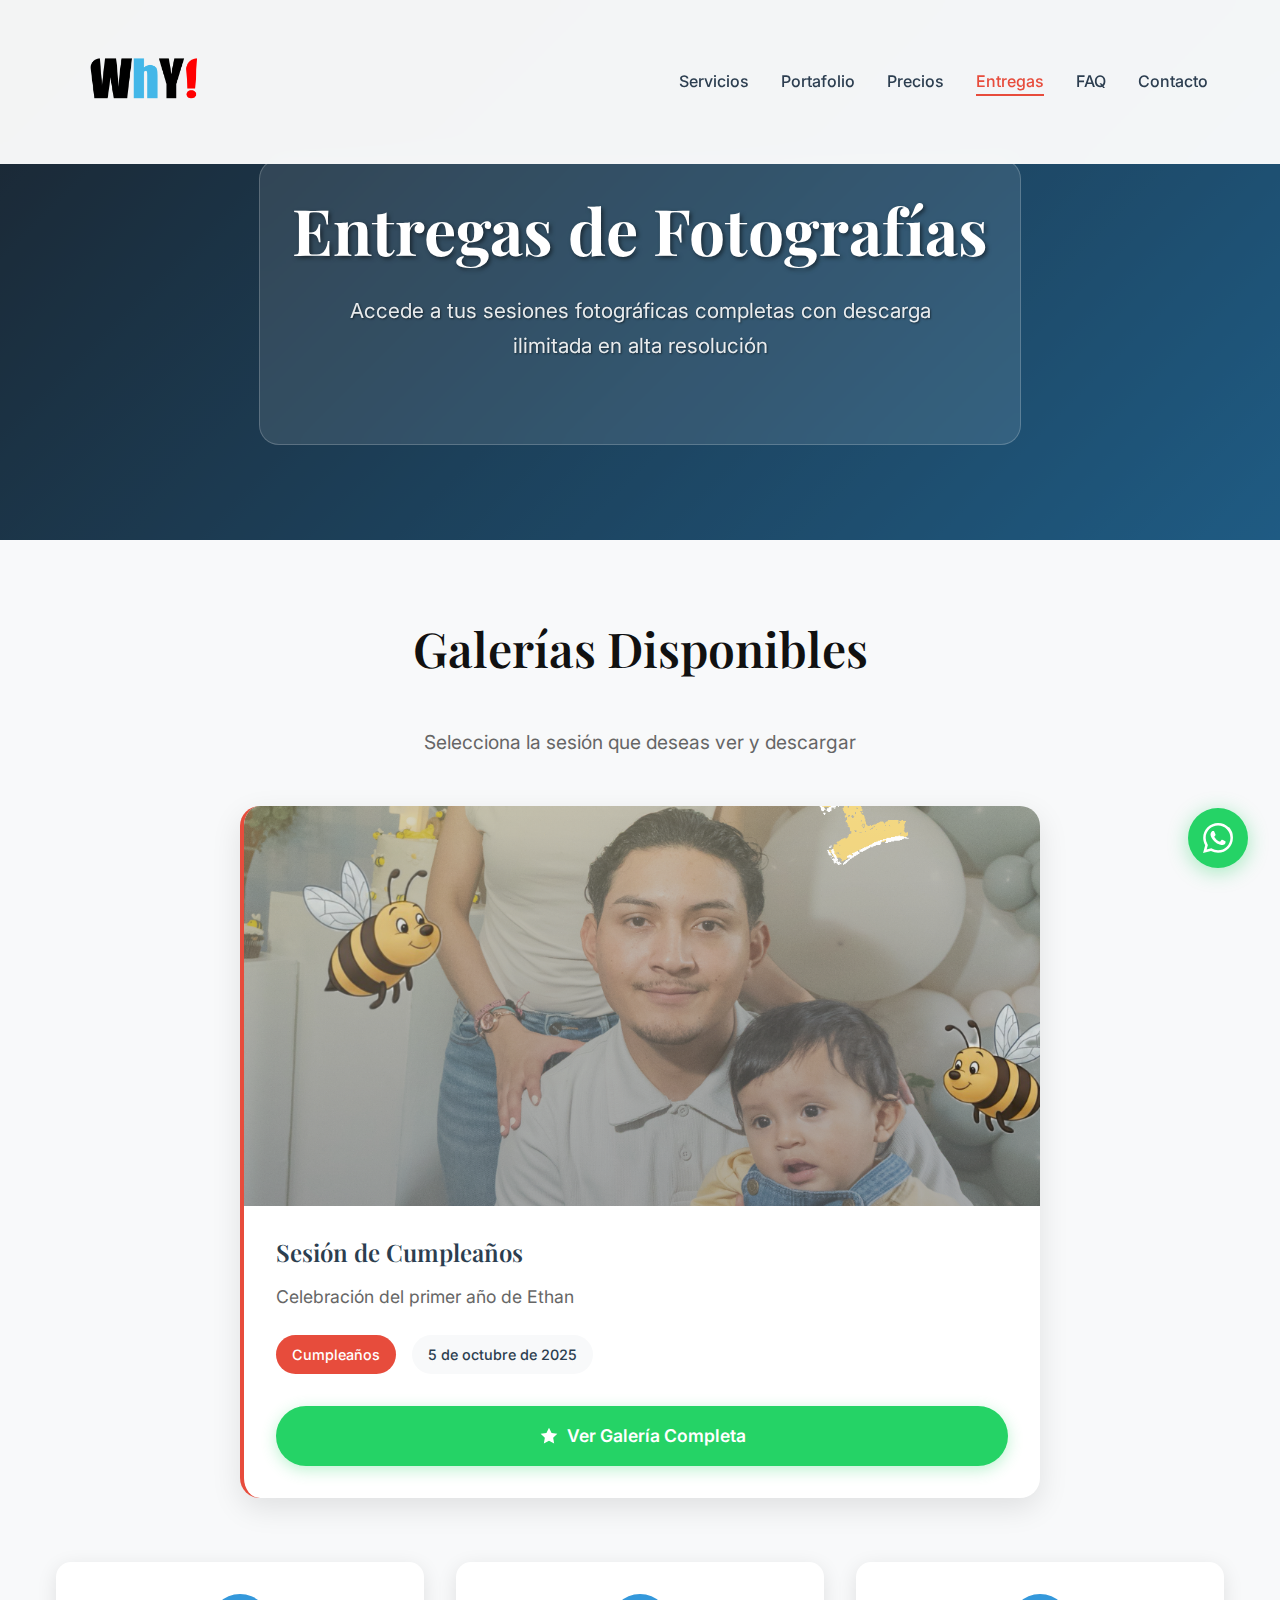
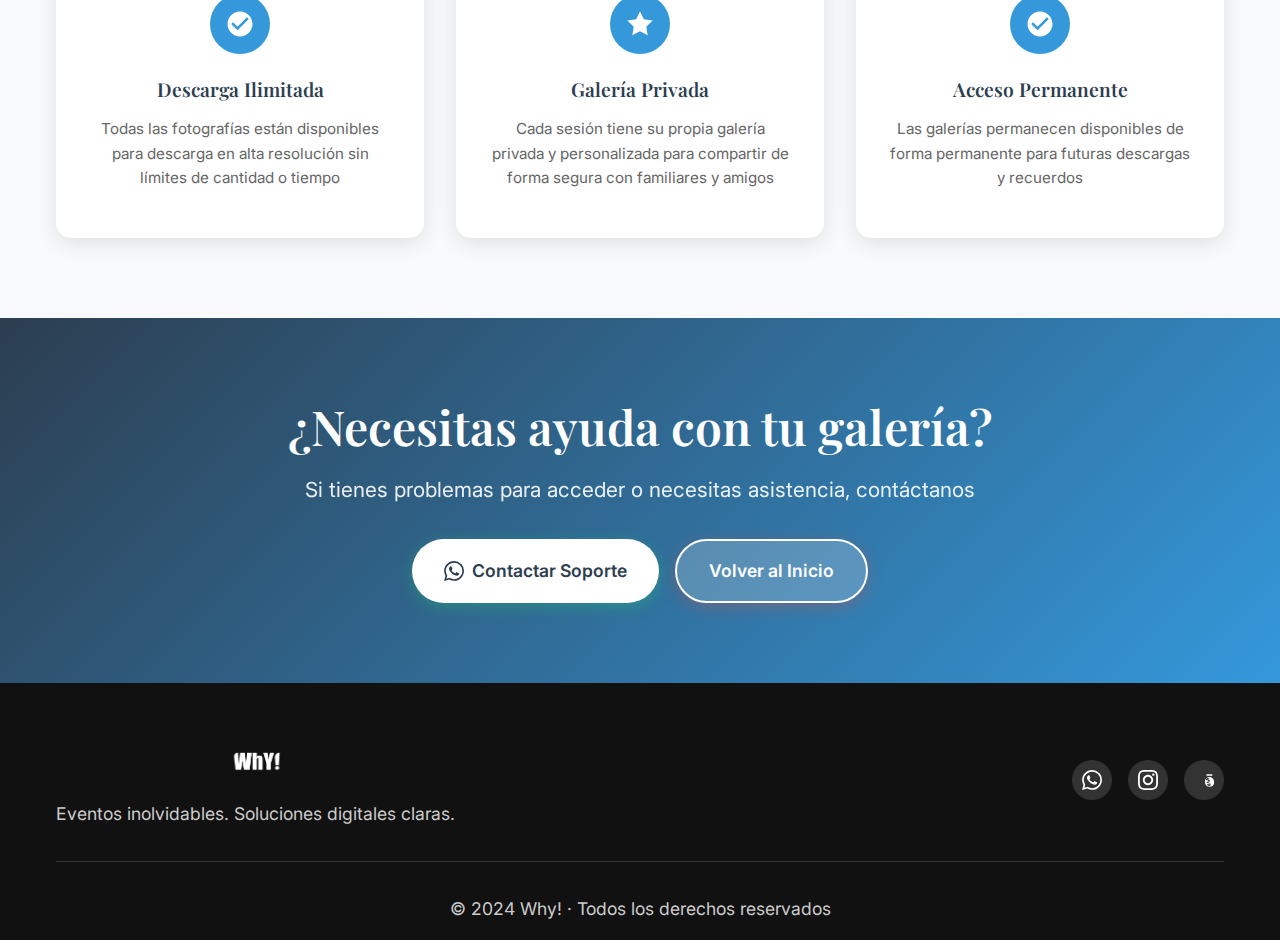
<file: entregas.html>
<!DOCTYPE html>
<html lang="es">
<head>
    <meta charset="UTF-8">
    <meta name="viewport" content="width=device-width, initial-scale=1.0">
    <title>Entregas de Fotografías - Why! · Eventos & Servicios Digitales</title>
    <meta name="description" content="Accede a tus sesiones fotográficas completas. Galerías privadas con descarga ilimitada de alta resolución.">
    
    <!-- Open Graph / Facebook -->
    <meta property="og:type" content="website">
    <meta property="og:url" content="https://whymedia.github.io/entregas.html">
    <meta property="og:title" content="Entregas de Fotografías - Why! · Eventos & Servicios Digitales">
    <meta property="og:description" content="Accede a tus sesiones fotográficas completas. Galerías privadas con descarga ilimitada de alta resolución.">
    <meta property="og:image" content="https://whymedia.github.io/assets/og-image.jpg">
    
    <!-- Twitter -->
    <meta property="twitter:card" content="summary_large_image">
    <meta property="twitter:url" content="https://whymedia.github.io/entregas.html">
    <meta property="twitter:title" content="Entregas de Fotografías - Why! · Eventos & Servicios Digitales">
    <meta property="twitter:description" content="Accede a tus sesiones fotográficas completas. Galerías privadas con descarga ilimitada de alta resolución.">
    <meta property="twitter:image" content="https://whymedia.github.io/assets/og-image.jpg">
    
    <!-- Favicon -->
    <link rel="icon" type="image/png" href="assets/favicon.png">
    <link rel="shortcut icon" href="assets/favicon.png">
    
    <!-- Fonts -->
    <link rel="preconnect" href="https://fonts.googleapis.com">
    <link rel="preconnect" href="https://fonts.gstatic.com" crossorigin>
    <link href="https://fonts.googleapis.com/css2?family=Inter:wght@300;400;500;600;700&family=Playfair+Display:wght@400;500;600;700&display=swap" rel="stylesheet">
    
    <!-- Styles -->
    <link rel="stylesheet" href="styles.css">
    
    <!-- JSON-LD -->
    <script type="application/ld+json">
    {
        "@context": "https://schema.org",
        "@type": "WebPage",
        "name": "Entregas de Fotografías - Why!",
        "description": "Accede a tus sesiones fotográficas completas. Galerías privadas con descarga ilimitada de alta resolución.",
        "url": "https://whymedia.github.io/entregas.html",
        "mainEntity": {
            "@type": "LocalBusiness",
            "name": "Why!",
            "description": "Cobertura de eventos sociales y servicios digitales",
            "telephone": "+50254113908",
            "url": "https://whymedia.github.io",
            "sameAs": [
                "https://www.instagram.com/whycommunity_/",
                "https://www.behance.net/WhyMediaGuatemala"
            ]
        }
    }
    </script>
    
    <style>
        /* Estilos específicos para la página de entregas */
        .entregas-hero {
            background: linear-gradient(135deg, var(--primary-color) 0%, var(--secondary-color) 100%);
            min-height: 60vh;
            padding: 8rem 0 4rem;
        }

        .entregas-hero .hero-content {
            background: rgba(255, 255, 255, 0.1);
            backdrop-filter: blur(10px);
            border: 1px solid rgba(255, 255, 255, 0.2);
        }

        .entregas {
            background: var(--light-bg);
        }

        .entregas-subtitle {
            text-align: center;
            color: #666;
            margin-bottom: 3rem;
            font-size: 1.2rem;
        }

        .entregas-grid {
            display: grid;
            grid-template-columns: repeat(auto-fit, minmax(500px, 1fr));
            gap: 3rem;
            margin-bottom: 4rem;
            max-width: 800px;
            margin-left: auto;
            margin-right: auto;
        }

        .entrega-card {
            background: white;
            border-radius: 20px;
            overflow: hidden;
            box-shadow: 0 10px 30px rgba(0, 0, 0, 0.1);
            transition: all 0.3s ease;
            border-left: 4px solid var(--accent-color);
        }

        .entrega-card:hover {
            transform: translateY(-10px);
            box-shadow: 0 20px 40px rgba(0, 0, 0, 0.15);
        }

        .entrega-image {
            position: relative;
            height: 400px;
            overflow: hidden;
        }

        .entrega-image img {
            width: 100%;
            height: 100%;
            object-fit: cover;
            transition: transform 0.3s ease;
        }

        .entrega-card:hover .entrega-image img {
            transform: scale(1.08);
        }

        .entrega-image::after {
            content: '';
            position: absolute;
            top: 0;
            left: 0;
            right: 0;
            bottom: 0;
            background: linear-gradient(180deg, rgba(0,0,0,0) 0%, rgba(0,0,0,0.1) 100%);
            pointer-events: none;
        }

        .entrega-content {
            padding: 2rem;
        }

        .entrega-content h3 {
            color: var(--primary-color);
            margin-bottom: 1rem;
            font-size: 1.5rem;
        }

        .entrega-description {
            color: #666;
            margin-bottom: 1.5rem;
            line-height: 1.6;
        }

        .entrega-meta {
            display: flex;
            gap: 1rem;
            margin-bottom: 2rem;
        }

        .entrega-type {
            background: var(--accent-color);
            color: white;
            padding: 0.5rem 1rem;
            border-radius: 20px;
            font-size: 0.9rem;
            font-weight: 500;
        }

        .entrega-date {
            background: var(--light-bg);
            color: var(--text-color);
            padding: 0.5rem 1rem;
            border-radius: 20px;
            font-size: 0.9rem;
            font-weight: 500;
        }

        .entrega-btn {
            width: 100%;
            justify-content: center;
        }

        .entregas-info {
            display: grid;
            grid-template-columns: repeat(auto-fit, minmax(250px, 1fr));
            gap: 2rem;
        }

        .info-card {
            background: white;
            padding: 2rem;
            border-radius: 15px;
            text-align: center;
            box-shadow: 0 5px 20px rgba(0, 0, 0, 0.1);
            transition: transform 0.3s ease, box-shadow 0.3s ease;
        }

        .info-card:hover {
            transform: translateY(-5px);
            box-shadow: 0 10px 30px rgba(0, 0, 0, 0.15);
        }

        .info-icon {
            width: 60px;
            height: 60px;
            margin: 0 auto 1.5rem;
            background: var(--secondary-color);
            border-radius: 50%;
            display: flex;
            align-items: center;
            justify-content: center;
            color: white;
        }

        .info-icon svg {
            width: 30px;
            height: 30px;
        }

        .info-card h4 {
            color: var(--primary-color);
            margin-bottom: 1rem;
            font-size: 1.2rem;
        }

        .info-card p {
            color: #666;
            font-size: 0.95rem;
            line-height: 1.6;
        }

        .nav-link.active {
            color: var(--accent-color);
        }

        .nav-link.active::after {
            width: 100%;
        }

        /* Responsive */
        @media (max-width: 768px) {
            .entregas-grid {
                grid-template-columns: 1fr;
                gap: 2rem;
                max-width: 100%;
                margin-left: 1rem;
                margin-right: 1rem;
            }
            
            .entrega-card {
                margin: 0;
            }
            
            .entrega-image {
                height: 300px;
            }
            
            .entrega-content {
                padding: 1.5rem;
            }
            
            .entrega-content h3 {
                font-size: 1.3rem;
            }
            
            .entrega-meta {
                flex-direction: column;
                gap: 0.5rem;
            }
            
            .entregas-info {
                grid-template-columns: 1fr;
                gap: 1.5rem;
            }
            
            .info-card {
                padding: 1.5rem;
            }
        }
    </style>
</head>
<body>
    <!-- Header -->
    <header class="header" id="header">
        <nav class="nav">
            <div class="nav-brand">
                <a href="index.html" class="logo">
                    <img src="assets/Logowhy!.png" alt="Why!" class="logo-img">
                </a>
            </div>
            <button class="nav-toggle" aria-label="Toggle navigation menu">
                <span class="hamburger-line"></span>
                <span class="hamburger-line"></span>
                <span class="hamburger-line"></span>
            </button>
            <ul class="nav-menu">
                <li><a href="index.html#servicios" class="nav-link">Servicios</a></li>
                <li><a href="index.html#portafolio" class="nav-link">Portafolio</a></li>
                <li><a href="index.html#precios" class="nav-link">Precios</a></li>
                <li><a href="entregas.html" class="nav-link active">Entregas</a></li>
                <li><a href="index.html#faq" class="nav-link">FAQ</a></li>
                <li><a href="index.html#contacto" class="nav-link">Contacto</a></li>
            </ul>
        </nav>
    </header>

    <!-- Hero Section -->
    <section class="hero entregas-hero">
        <div class="hero-overlay"></div>
        <div class="container">
            <div class="hero-content">
                <h1 class="hero-title">Entregas de Fotografías</h1>
                <p class="hero-subtitle">Accede a tus sesiones fotográficas completas con descarga ilimitada en alta resolución</p>
            </div>
        </div>
    </section>

    <!-- Entregas Section -->
    <section class="entregas" id="entregas">
        <div class="container">
            <h2 class="section-title">Galerías Disponibles</h2>
            <p class="entregas-subtitle">Selecciona la sesión que deseas ver y descargar</p>
            <div class="entregas-grid">
                <div class="entrega-card">
                    <div class="entrega-image">
                        <img src="entregas/kl.png" alt="Sesión de Cumpleaños - 1 Año Ethan" loading="lazy">
                    </div>
                    <div class="entrega-content">
                        <h3>Sesión de Cumpleaños</h3>
                        <p class="entrega-description">Celebración del primer año de Ethan </p>
                        <div class="entrega-meta">
                            <span class="entrega-type">Cumpleaños</span>
                            <span class="entrega-date">5 de octubre de 2025</span>
                        </div>
                        <a href="https://edgarortiz.pixieset.com/1anoethan/" 
                           class="btn btn-primary entrega-btn" 
                           target="_blank" 
                           rel="noopener noreferrer">
                            <svg class="btn-icon" viewBox="0 0 24 24" fill="currentColor">
                                <path d="M12 2l3.09 6.26L22 9.27l-5 4.87 1.18 6.88L12 17.77l-6.18 3.25L7 14.14 2 9.27l6.91-1.01L12 2z"/>
                            </svg>
                            Ver Galería Completa
                        </a>
                    </div>
                </div>
            </div>
            
            <!-- Información adicional -->
            <div class="entregas-info">
                <div class="info-card">
                    <div class="info-icon">
                        <svg viewBox="0 0 24 24" fill="currentColor">
                            <path d="M12 2C6.48 2 2 6.48 2 12s4.48 10 10 10 10-4.48 10-10S17.52 2 12 2zm-2 15l-5-5 1.41-1.41L10 14.17l7.59-7.59L19 8l-9 9z"/>
                        </svg>
                    </div>
                    <h4>Descarga Ilimitada</h4>
                    <p>Todas las fotografías están disponibles para descarga en alta resolución sin límites de cantidad o tiempo</p>
                </div>
                <div class="info-card">
                    <div class="info-icon">
                        <svg viewBox="0 0 24 24" fill="currentColor">
                            <path d="M12 2l3.09 6.26L22 9.27l-5 4.87 1.18 6.88L12 17.77l-6.18 3.25L7 14.14 2 9.27l6.91-1.01L12 2z"/>
                        </svg>
                    </div>
                    <h4>Galería Privada</h4>
                    <p>Cada sesión tiene su propia galería privada y personalizada para compartir de forma segura con familiares y amigos</p>
                </div>
                <div class="info-card">
                    <div class="info-icon">
                        <svg viewBox="0 0 24 24" fill="currentColor">
                            <path d="M12 2C6.48 2 2 6.48 2 12s4.48 10 10 10 10-4.48 10-10S17.52 2 12 2zm-2 15l-5-5 1.41-1.41L10 14.17l7.59-7.59L19 8l-9 9z"/>
                        </svg>
                    </div>
                    <h4>Acceso Permanente</h4>
                    <p>Las galerías permanecen disponibles de forma permanente para futuras descargas y recuerdos</p>
                </div>
            </div>
        </div>
    </section>

    <!-- CTA Section -->
    <section class="cta-final">
        <div class="container">
            <div class="cta-content">
                <h2>¿Necesitas ayuda con tu galería?</h2>
                <p>Si tienes problemas para acceder o necesitas asistencia, contáctanos</p>
                <div class="cta-buttons">
                    <a href="https://wa.me/50254113908?text=Hola%2C%20necesito%20ayuda%20con%20mi%20galería%20de%20fotografías&utm_source=entregas&utm_medium=whatsapp&utm_campaign=soporte" 
                       class="btn btn-primary" 
                       aria-label="Contactar por WhatsApp">
                        <svg class="btn-icon" viewBox="0 0 24 24" fill="currentColor">
                            <path d="M17.472 14.382c-.297-.149-1.758-.867-2.03-.967-.273-.099-.471-.148-.67.15-.197.297-.767.966-.94 1.164-.173.199-.347.223-.644.075-.297-.15-1.255-.463-2.39-1.475-.883-.788-1.48-1.761-1.653-2.059-.173-.297-.018-.458.13-.606.134-.133.298-.347.446-.52.149-.174.198-.298.298-.497.099-.198.05-.371-.025-.52-.075-.149-.669-1.612-.916-2.207-.242-.579-.487-.5-.669-.51-.173-.008-.371-.01-.57-.01-.198 0-.52.074-.792.372-.272.297-1.04 1.016-1.04 2.479 0 1.462 1.065 2.875 1.213 3.074.149.198 2.096 3.2 5.077 4.487.709.306 1.262.489 1.694.625.712.227 1.36.195 1.871.118.571-.085 1.758-.719 2.006-1.413.248-.694.248-1.289.173-1.413-.074-.124-.272-.198-.57-.347m-5.421 7.403h-.004a9.87 9.87 0 01-5.031-1.378l-.361-.214-3.741.982.998-3.648-.235-.374a9.86 9.86 0 01-1.51-5.26c.001-5.45 4.436-9.884 9.888-9.884 2.64 0 5.122 1.03 6.988 2.898a9.825 9.825 0 012.893 6.994c-.003 5.45-4.437 9.884-9.885 9.884m8.413-18.297A11.815 11.815 0 0012.05 0C5.495 0 .16 5.335.157 11.892c0 2.096.547 4.142 1.588 5.945L.057 24l6.305-1.654a11.882 11.882 0 005.683 1.448h.005c6.554 0 11.89-5.335 11.893-11.893A11.821 11.821 0 0020.885 3.488"/>
                        </svg>
                        Contactar Soporte
                    </a>
                    <a href="index.html" 
                       class="btn btn-secondary">
                        Volver al Inicio
                    </a>
                </div>
            </div>
        </div>
    </section>

    <!-- Footer -->
    <footer class="footer" id="contacto">
        <div class="container">
            <div class="footer-content">
                <div class="footer-brand">
                    <img src="assets/Logowhy!.png" alt="Why!" class="footer-logo">
                    <p>Eventos inolvidables. Soluciones digitales claras.</p>
                </div>
                <div class="footer-links">
                    <a href="https://wa.me/50254113908?utm_source=entregas&utm_medium=footer&utm_campaign=whatsapp" 
                       aria-label="WhatsApp">
                        <svg viewBox="0 0 24 24" fill="currentColor">
                            <path d="M17.472 14.382c-.297-.149-1.758-.867-2.03-.967-.273-.099-.471-.148-.67.15-.197.297-.767.966-.94 1.164-.173.199-.347.223-.644.075-.297-.15-1.255-.463-2.39-1.475-.883-.788-1.48-1.761-1.653-2.059-.173-.297-.018-.458.13-.606.134-.133.298-.347.446-.52.149-.174.198-.298.298-.497.099-.198.05-.371-.025-.52-.075-.149-.669-1.612-.916-2.207-.242-.579-.487-.5-.669-.51-.173-.008-.371-.01-.57-.01-.198 0-.52.074-.792.372-.272.297-1.04 1.016-1.04 2.479 0 1.462 1.065 2.875 1.213 3.074.149.198 2.096 3.2 5.077 4.487.709.306 1.262.489 1.694.625.712.227 1.36.195 1.871.118.571-.085 1.758-.719 2.006-1.413.248-.694.248-1.289.173-1.413-.074-.124-.272-.198-.57-.347m-5.421 7.403h-.004a9.87 9.87 0 01-5.031-1.378l-.361-.214-3.741.982.998-3.648-.235-.374a9.86 9.86 0 01-1.51-5.26c.001-5.45 4.436-9.884 9.888-9.884 2.64 0 5.122 1.03 6.988 2.898a9.825 9.825 0 012.893 6.994c-.003 5.45-4.437 9.884-9.885 9.884m8.413-18.297A11.815 11.815 0 0012.05 0C5.495 0 .16 5.335.157 11.892c0 2.096.547 4.142 1.588 5.945L.057 24l6.305-1.654a11.882 11.882 0 005.683 1.448h.005c6.554 0 11.89-5.335 11.893-11.893A11.821 11.821 0 0020.885 3.488"/>
                        </svg>
                    </a>
                    <a href="https://www.instagram.com/whycommunity_/?utm_source=entregas&utm_medium=footer&utm_campaign=instagram" 
                       target="_blank" 
                       rel="noopener noreferrer" 
                       aria-label="Instagram">
                        <svg viewBox="0 0 24 24" fill="currentColor">
                            <path d="M12 2.163c3.204 0 3.584.012 4.85.07 3.252.148 4.771 1.691 4.919 4.919.058 1.265.069 1.645.069 4.849 0 3.205-.012 3.584-.069 4.849-.149 3.225-1.664 4.771-4.919 4.919-1.266.058-1.644.07-4.85.07-3.204 0-3.584-.012-4.849-.07-3.26-.149-4.771-1.699-4.919-4.92-.058-1.265-.07-1.644-.07-4.849 0-3.204.013-3.583.07-4.849.149-3.227 1.664-4.771 4.919-4.919 1.266-.057 1.645-.069 4.849-.069zm0-2.163c-3.259 0-3.667.014-4.947.072-4.358.2-6.78 2.618-6.98 6.98-.059 1.281-.073 1.689-.073 4.948 0 3.259.014 3.668.072 4.948.2 4.358 2.618 6.78 6.98 6.98 1.281.058 1.689.072 4.948.072 3.259 0 3.668-.014 4.948-.072 4.354-.2 6.782-2.618 6.979-6.98.059-1.28.073-1.689.073-4.948 0-3.259-.014-3.667-.072-4.947-.196-4.354-2.617-6.78-6.979-6.98-1.281-.059-1.69-.073-4.949-.073zm0 5.838c-3.403 0-6.162 2.759-6.162 6.162s2.759 6.163 6.162 6.163 6.162-2.759 6.162-6.163c0-3.403-2.759-6.162-6.162-6.162zm0 10.162c-2.209 0-4-1.79-4-4 0-2.209 1.791-4 4-4s4 1.791 4 4c0 2.21-1.791 4-4 4zm6.406-11.845c-.796 0-1.441.645-1.441 1.44s.645 1.44 1.441 1.44c.795 0 1.439-.645 1.439-1.44s-.644-1.44-1.439-1.44z"/>
                        </svg>
                    </a>
                    <a href="https://www.behance.net/WhyMediaGuatemala?utm_source=entregas&utm_medium=footer&utm_campaign=behance" 
                       target="_blank" 
                       rel="noopener noreferrer" 
                       aria-label="Behance">
                        <svg viewBox="0 0 24 24" fill="currentColor">
                            <path d="M22 7h-7v-2h7v2zm1.726 10c-.442 1.297-2.029 3-5.101 3-3.074 0-5.564-1.729-5.564-5.675 0-3.91 2.325-5.92 5.466-5.92 3.082 0 4.964 2.118 5.375 4.563.317 1.725.442 2.562.442 4.032h-8.834c.094.638.687 2.169 2.601 2.169 1.247 0 2.034-.932 2.034-2.091 0-.979-.753-1.448-1.493-1.715l-1.138-.377c-1.247-.415-1.491-1.242-1.491-2.151 0-1.7 1.187-2.874 2.834-2.874 1.653 0 2.647 1.116 2.647 2.92h-2.59c0-1.043-.649-1.622-1.491-1.622-.9 0-1.491.74-1.491 1.622 0 .724.384 1.154 1.2 1.154.24 0 .49-.05.701-.149l.701-.149c.9-.3 1.2-.9 1.2-1.5 0-1.7-1.187-2.874-2.834-2.874-1.653 0-2.647 1.116-2.647 2.92h2.59c0 1.7-1.187 2.874-2.834 2.874z"/>
                        </svg>
                    </a>
                </div>
            </div>
            <div class="footer-bottom">
                <p>&copy; 2024 Why! · Todos los derechos reservados</p>
            </div>
        </div>
    </footer>

    <!-- WhatsApp Floating Button -->
    <a href="https://wa.me/50254113908?text=Hola%2C%20necesito%20ayuda%20con%20mi%20galería%20de%20fotografías&utm_source=entregas&utm_medium=float&utm_campaign=whatsapp" 
       class="whatsapp-float" 
       aria-label="Escribir por WhatsApp">
        <svg viewBox="0 0 24 24" fill="currentColor">
            <path d="M17.472 14.382c-.297-.149-1.758-.867-2.03-.967-.273-.099-.471-.148-.67.15-.197.297-.767.966-.94 1.164-.173.199-.347.223-.644.075-.297-.15-1.255-.463-2.39-1.475-.883-.788-1.48-1.761-1.653-2.059-.173-.297-.018-.458.13-.606.134-.133.298-.347.446-.52.149-.174.198-.298.298-.497.099-.198.05-.371-.025-.52-.075-.149-.669-1.612-.916-2.207-.242-.579-.487-.5-.669-.51-.173-.008-.371-.01-.57-.01-.198 0-.52.074-.792.372-.272.297-1.04 1.016-1.04 2.479 0 1.462 1.065 2.875 1.213 3.074.149.198 2.096 3.2 5.077 4.487.709.306 1.262.489 1.694.625.712.227 1.36.195 1.871.118.571-.085 1.758-.719 2.006-1.413.248-.694.248-1.289.173-1.413-.074-.124-.272-.198-.57-.347m-5.421 7.403h-.004a9.87 9.87 0 01-5.031-1.378l-.361-.214-3.741.982.998-3.648-.235-.374a9.86 9.86 0 01-1.51-5.26c.001-5.45 4.436-9.884 9.888-9.884 2.64 0 5.122 1.03 6.988 2.898a9.825 9.825 0 012.893 6.994c-.003 5.45-4.437 9.884-9.885 9.884m8.413-18.297A11.815 11.815 0 0012.05 0C5.495 0 .16 5.335.157 11.892c0 2.096.547 4.142 1.588 5.945L.057 24l6.305-1.654a11.882 11.882 0 005.683 1.448h.005c6.554 0 11.89-5.335 11.893-11.893A11.821 11.821 0 0020.885 3.488"/>
        </svg>
    </a>

    <!-- Scripts -->
    <script src="main.js"></script>
</body>
</html>
</file>
<file: styles.css>
/* Colors - Updated palette */
:root {
    --primary-color: #2C3E50;      /* Dark blue-gray */
    --accent-color: #E74C3C;        /* Red accent */
    --secondary-color: #3498DB;      /* Blue */
    --text-color: #2C3E50;          /* Dark text */
    --bg-color: #FFFFFF;            /* White background */
    --light-bg: #F8F9FA;            /* Light gray background */
    --whatsapp-color: #25D366;      /* WhatsApp green */
}

* {
    margin: 0;
    padding: 0;
    box-sizing: border-box;
}

html {
    scroll-behavior: smooth;
}

body {
    font-family: 'Inter', -apple-system, BlinkMacSystemFont, 'Segoe UI', Roboto, sans-serif;
    line-height: 1.6;
    color: var(--text-color);
    background-color: var(--bg-color);
    overflow-x: hidden;
}

/* Typography */
h1, h2, h3, h4, h5, h6 {
    font-family: 'Playfair Display', Georgia, serif;
    font-weight: 600;
    line-height: 1.2;
    margin-bottom: 1rem;
}

h1 {
    font-size: clamp(2.5rem, 5vw, 4rem);
    font-weight: 700;
}

h2 {
    font-size: clamp(2rem, 4vw, 3rem);
}

h3 {
    font-size: clamp(1.5rem, 3vw, 2rem);
}

p {
    margin-bottom: 1rem;
    font-size: 1.1rem;
    line-height: 1.7;
}

/* Container */
.container {
    max-width: 1200px;
    margin: 0 auto;
    padding: 0 1rem;
}

/* Header */
.header {
    position: fixed;
    top: 0;
    left: 0;
    right: 0;
    background: rgba(255, 255, 255, 0.95);
    backdrop-filter: blur(10px);
    z-index: 1000;
    transition: all 0.3s ease;
}

.header.scrolled {
    box-shadow: 0 2px 20px rgba(0, 0, 0, 0.1);
}

.nav {
    display: flex;
    justify-content: space-between;
    align-items: center;
    padding: 0.5rem 0;
    max-width: 1200px;
    margin: 0 auto;
    padding-left: 2rem;
    padding-right: 2rem;
}

.logo {
    text-decoration: none;
    transition: transform 0.3s ease;
}

.logo:hover {
    transform: scale(1.05);
}

.logo-img {
    height: 140px;
    width: auto;
}

.nav-menu {
    display: flex;
    list-style: none;
    gap: 2rem;
}

.nav-link {
    color: var(--text-color);
    text-decoration: none;
    font-weight: 500;
    transition: color 0.3s ease;
    position: relative;
}

.nav-link:hover {
    color: var(--accent-color);
}

.nav-link::after {
    content: '';
    position: absolute;
    bottom: -5px;
    left: 0;
    width: 0;
    height: 2px;
    background: var(--accent-color);
    transition: width 0.3s ease;
}

.nav-link:hover::after {
    width: 100%;
}

/* Mobile Navigation Toggle */
.nav-toggle {
    display: none;
    flex-direction: column;
    background: none;
    border: none;
    cursor: pointer;
    padding: 0.5rem;
    z-index: 1001;
}

.hamburger-line {
    width: 25px;
    height: 3px;
    background: var(--text-color);
    margin: 3px 0;
    transition: all 0.3s ease;
    border-radius: 2px;
}

.nav-toggle.active .hamburger-line:nth-child(1) {
    transform: rotate(45deg) translate(6px, 6px);
}

.nav-toggle.active .hamburger-line:nth-child(2) {
    opacity: 0;
}

.nav-toggle.active .hamburger-line:nth-child(3) {
    transform: rotate(-45deg) translate(6px, -6px);
}

/* Mobile Navigation */
@media (max-width: 768px) {
    .nav-toggle {
        display: flex;
    }
    
    .nav-menu {
        position: fixed;
        top: 0;
        right: -100%;
        width: 80%;
        max-width: 300px;
        height: 100vh;
        background: rgba(255, 255, 255, 0.95);
        backdrop-filter: blur(10px);
        flex-direction: column;
        justify-content: center;
        align-items: center;
        transition: right 0.3s ease;
        z-index: 1000;
        box-shadow: -5px 0 20px rgba(0, 0, 0, 0.1);
    }
    
    .nav-menu.active {
        right: 0;
    }
    
    .nav-menu li {
        margin: 1rem 0;
    }
    
    .nav-link {
        font-size: 1.2rem;
        padding: 0.5rem 1rem;
    }
    
    .logo-img {
        height: 80px;
    }
    
    .nav {
        padding: 0.3rem 0;
        padding-left: 1rem;
        padding-right: 1rem;
    }
    
    .hero {
        padding: 5rem 0 3rem;
    }
    
    .hero-content {
        padding: 1.5rem;
        margin: 0 1rem;
    }
    
    .hero-title {
        font-size: clamp(1.8rem, 4vw, 2.5rem);
    }
    
    .hero-subtitle {
        font-size: 1.1rem;
    }
}

/* Hero Section */
.hero {
    position: relative;
    padding: 6rem 0 4rem;
    min-height: 100vh;
    display: flex;
    align-items: center;
    overflow: hidden;
}

.hero-carousel {
    position: absolute;
    top: 0;
    left: 0;
    width: 100%;
    height: 100%;
    z-index: 1;
}

.carousel-slide {
    position: absolute;
    top: 0;
    left: 0;
    width: 100%;
    height: 100%;
    opacity: 0;
    transition: opacity 2s ease-in-out;
}

.carousel-slide.active {
    opacity: 1;
}

.carousel-slide img {
    width: 100%;
    height: 100%;
    object-fit: cover;
    object-position: center;
}

.hero-overlay {
    position: absolute;
    top: 0;
    left: 0;
    width: 100%;
    height: 100%;
    background: rgba(0, 0, 0, 0.4);
    z-index: 2;
}

.hero-content {
    position: relative;
    z-index: 3;
    text-align: center;
    max-width: 800px;
    margin: 0 auto;
    backdrop-filter: blur(10px);
    background: rgba(255, 255, 255, 0.1);
    padding: 2rem;
    border-radius: 20px;
    border: 1px solid rgba(255, 255, 255, 0.2);
}

.hero-badge {
    display: inline-block;
    background: var(--accent-color);
    color: white;
    padding: 0.5rem 1rem;
    border-radius: 25px;
    font-size: 0.9rem;
    font-weight: 500;
    margin-bottom: 2rem;
    animation: pulse 2s infinite;
}

@keyframes pulse {
    0% { transform: scale(1); }
    50% { transform: scale(1.05); }
    100% { transform: scale(1); }
}

.hero-title {
    margin-bottom: 1.5rem;
    color: white;
    text-shadow: 2px 2px 4px rgba(0, 0, 0, 0.5);
}

.hero-subtitle {
    font-size: 1.3rem;
    color: rgba(255, 255, 255, 0.9);
    margin-bottom: 3rem;
    max-width: 600px;
    margin-left: auto;
    margin-right: auto;
    text-shadow: 1px 1px 2px rgba(0, 0, 0, 0.5);
}

.hero-ctas {
    display: flex;
    gap: 1rem;
    justify-content: center;
    flex-wrap: wrap;
}

/* Buttons */
.btn {
    display: inline-flex;
    align-items: center;
    gap: 0.5rem;
    padding: 1rem 2rem;
    border-radius: 50px;
    text-decoration: none;
    font-weight: 600;
    font-size: 1.1rem;
    transition: all 0.3s ease;
    border: none;
    cursor: pointer;
    position: relative;
    overflow: hidden;
}

.btn::before {
    content: '';
    position: absolute;
    top: 0;
    left: -100%;
    width: 100%;
    height: 100%;
    background: linear-gradient(90deg, transparent, rgba(255, 255, 255, 0.2), transparent);
    transition: left 0.5s;
}

.btn:hover::before {
    left: 100%;
}

.btn-primary {
    background: var(--whatsapp-color);
    color: white;
    box-shadow: 0 4px 15px rgba(37, 211, 102, 0.3);
}

.btn-primary:hover {
    background: #20BA5A;
    transform: translateY(-2px);
    box-shadow: 0 6px 20px rgba(37, 211, 102, 0.4);
}

.btn-secondary {
    background: var(--accent-color);
    color: white;
    box-shadow: 0 4px 15px rgba(231, 76, 60, 0.3);
}

.btn-secondary:hover {
    background: #C0392B;
    transform: translateY(-2px);
    box-shadow: 0 6px 20px rgba(231, 76, 60, 0.4);
}

.btn-icon {
    width: 20px;
    height: 20px;
}

/* Section Styles */
section {
    padding: 5rem 0;
}

.section-title {
    text-align: center;
    margin-bottom: 3rem;
    color: #111;
}

/* Servicios Section */
.servicios {
    background: var(--light-bg);
}

.servicios-grid {
    display: grid;
    grid-template-columns: repeat(auto-fit, minmax(300px, 1fr));
    gap: 2rem;
    max-width: 800px;
    margin: 0 auto;
}

.servicio-card {
    background: white;
    padding: 2rem;
    border-radius: 15px;
    text-align: center;
    box-shadow: 0 5px 20px rgba(0, 0, 0, 0.1);
    transition: transform 0.3s ease, box-shadow 0.3s ease;
}

.servicio-card:hover {
    transform: translateY(-5px);
    box-shadow: 0 10px 30px rgba(0, 0, 0, 0.15);
}

.servicio-icon {
    width: 60px;
    height: 60px;
    margin: 0 auto 1.5rem;
    background: var(--accent-color);
    border-radius: 50%;
    display: flex;
    align-items: center;
    justify-content: center;
    color: white;
}

.servicio-icon svg {
    width: 30px;
    height: 30px;
}

.servicio-card h3 {
    margin-bottom: 1rem;
    color: #111;
}

.servicio-card p {
    color: #666;
    font-size: 1rem;
}

/* Portafolio Section */
.portafolio-subtitle {
    text-align: center;
    color: #666;
    margin-bottom: 3rem;
    font-size: 1.2rem;
}

.portafolio-single {
    display: flex;
    justify-content: center;
    margin-bottom: 3rem;
}

.portafolio-main {
    position: relative;
    display: block;
    background: white;
    border-radius: 20px;
    padding: 0;
    text-decoration: none;
    color: white;
    box-shadow: 0 10px 30px rgba(0, 0, 0, 0.1);
    transition: all 0.3s ease;
    max-width: 800px;
    width: 100%;
    overflow: hidden;
    min-height: 400px;
}

.portafolio-main:hover {
    transform: translateY(-10px);
    box-shadow: 0 20px 40px rgba(0, 0, 0, 0.2);
}

.portafolio-bg {
    position: absolute;
    top: 0;
    left: 0;
    width: 100%;
    height: 100%;
    z-index: 1;
}

.portafolio-bg img {
    width: 100%;
    height: 100%;
    object-fit: cover;
    transition: transform 0.3s ease;
}

.portafolio-main:hover .portafolio-bg img {
    transform: scale(1.05);
}

.portafolio-overlay {
    position: absolute;
    top: 0;
    left: 0;
    width: 100%;
    height: 100%;
    background: rgba(0, 0, 0, 0.4);
    z-index: 2;
    transition: background 0.3s ease;
}

.portafolio-main:hover .portafolio-overlay {
    background: rgba(0, 0, 0, 0.3);
}

.portafolio-content {
    position: relative;
    z-index: 3;
    padding: 3rem;
    display: flex;
    flex-direction: column;
    justify-content: center;
    align-items: center;
    text-align: center;
    height: 100%;
    min-height: 400px;
}

.portafolio-content h3 {
    font-size: 2rem;
    margin-bottom: 1rem;
    color: white;
    text-shadow: 2px 2px 4px rgba(0, 0, 0, 0.5);
}

.portafolio-content p {
    font-size: 1.2rem;
    margin-bottom: 2rem;
    opacity: 0.9;
    line-height: 1.6;
    text-shadow: 1px 1px 2px rgba(0, 0, 0, 0.5);
    max-width: 500px;
}

.portafolio-icon {
    width: 70px;
    height: 70px;
    background: rgba(255, 255, 255, 0.2);
    border-radius: 50%;
    display: flex;
    align-items: center;
    justify-content: center;
    transition: transform 0.3s ease;
    backdrop-filter: blur(10px);
    border: 2px solid rgba(255, 255, 255, 0.3);
}

.portafolio-main:hover .portafolio-icon {
    transform: scale(1.1);
}

.portafolio-icon svg {
    width: 40px;
    height: 40px;
    color: white;
}

.portafolio-ctas {
    display: flex;
    gap: 1rem;
    justify-content: center;
    flex-wrap: wrap;
}

/* Precios Section */
.precios {
    background: var(--light-bg);
}

.precios-content {
    text-align: center;
    margin-bottom: 4rem;
}

.precio-badge {
    display: inline-block;
    background: var(--accent-color);
    color: white;
    padding: 1rem 2rem;
    border-radius: 50px;
    font-size: 1.2rem;
    font-weight: 600;
    margin-bottom: 1.5rem;
}

.precios-description {
    font-size: 1.3rem;
    color: #666;
    margin-bottom: 1rem;
}

.escasez-text {
    color: var(--accent-color);
    font-weight: 600;
    font-size: 1.1rem;
}

/* Paquetes Grid */
.paquetes-grid {
    display: grid;
    grid-template-columns: repeat(auto-fit, minmax(350px, 1fr));
    gap: 2rem;
    margin-bottom: 4rem;
}

.paquete-card {
    background: white;
    border-radius: 15px;
    padding: 2rem;
    box-shadow: 0 5px 20px rgba(0, 0, 0, 0.1);
    transition: transform 0.3s ease, box-shadow 0.3s ease;
    border-left: 4px solid var(--accent-color);
}

.paquete-card:hover {
    transform: translateY(-5px);
    box-shadow: 0 10px 30px rgba(0, 0, 0, 0.15);
}

.paquete-card h3 {
    color: var(--primary-color);
    margin-bottom: 1.5rem;
    font-size: 1.5rem;
    border-bottom: 2px solid var(--light-bg);
    padding-bottom: 0.5rem;
}

.paquete-lista {
    list-style: none;
    padding: 0;
    margin-bottom: 1.5rem;
}

.paquete-lista li {
    padding: 0.5rem 0;
    color: #666;
    font-size: 0.95rem;
    line-height: 1.5;
    position: relative;
    padding-left: 1.5rem;
}

.paquete-lista li::before {
    content: '✓';
    position: absolute;
    left: 0;
    color: var(--accent-color);
    font-weight: bold;
}

.paquete-precio {
    background: var(--accent-color);
    color: white;
    padding: 1rem;
    border-radius: 10px;
    text-align: center;
    font-weight: 600;
    font-size: 1.1rem;
    margin-top: 1rem;
}

/* Testimonios */
.testimonios h3 {
    text-align: center;
    margin-bottom: 3rem;
    color: #111;
}

.testimonios-grid {
    display: grid;
    grid-template-columns: repeat(auto-fit, minmax(300px, 1fr));
    gap: 2rem;
}

.testimonio {
    background: white;
    padding: 2rem;
    border-radius: 15px;
    box-shadow: 0 5px 20px rgba(0, 0, 0, 0.1);
    text-align: center;
}

.testimonio p {
    font-style: italic;
    color: #666;
    margin-bottom: 1rem;
    font-size: 1.1rem;
}

.testimonio-author {
    color: var(--accent-color);
    font-weight: 600;
}

/* FAQ Section */
.faq-list {
    max-width: 800px;
    margin: 0 auto;
}

.faq-item {
    background: white;
    border-radius: 15px;
    margin-bottom: 1rem;
    box-shadow: 0 2px 10px rgba(0, 0, 0, 0.1);
    overflow: hidden;
}

.faq-question {
    width: 100%;
    padding: 1.5rem;
    background: none;
    border: none;
    text-align: left;
    font-size: 1.1rem;
    font-weight: 600;
    color: #111;
    cursor: pointer;
    display: flex;
    justify-content: space-between;
    align-items: center;
    transition: background-color 0.3s ease;
}

.faq-question:hover {
    background: #f8f9fa;
}

.faq-icon {
    width: 20px;
    height: 20px;
    transition: transform 0.3s ease;
}

.faq-question[aria-expanded="true"] .faq-icon {
    transform: rotate(180deg);
}

.faq-answer {
    max-height: 0;
    overflow: hidden;
    transition: max-height 0.3s ease;
}

.faq-answer.active {
    max-height: 200px;
}

.faq-answer p {
    padding: 0 1.5rem 1.5rem;
    color: #666;
    margin: 0;
}

/* CTA Final */
.cta-final {
    background: linear-gradient(135deg, var(--primary-color) 0%, var(--secondary-color) 100%);
    color: white;
    text-align: center;
}

.cta-content h2 {
    color: white;
    margin-bottom: 1rem;
}

.cta-content p {
    font-size: 1.3rem;
    margin-bottom: 2rem;
    opacity: 0.9;
}

.cta-buttons {
    display: flex;
    gap: 1rem;
    justify-content: center;
    flex-wrap: wrap;
}

.cta-final .btn-primary {
    background: white;
    color: var(--primary-color);
}

.cta-final .btn-primary:hover {
    background: #f8f9fa;
    color: var(--secondary-color);
}

.cta-final .btn-secondary {
    background: rgba(255, 255, 255, 0.2);
    color: white;
    border: 2px solid white;
}

.cta-final .btn-secondary:hover {
    background: white;
    color: var(--primary-color);
}

/* Footer */
.footer {
    background: #111;
    color: white;
    padding: 3rem 0 1rem;
}

.footer-content {
    display: flex;
    justify-content: space-between;
    align-items: center;
    margin-bottom: 2rem;
}

.footer-brand {
    display: flex;
    flex-direction: column;
    align-items: center;
    text-align: center;
}

.footer-logo {
    height: 60px;
    width: auto;
    margin-bottom: 0.5rem;
    filter: brightness(0) invert(1);
}

.footer-brand p {
    color: #ccc;
    margin: 0;
}

.footer-links {
    display: flex;
    gap: 1rem;
}

.footer-links a {
    width: 40px;
    height: 40px;
    background: #333;
    border-radius: 50%;
    display: flex;
    align-items: center;
    justify-content: center;
    color: white;
    text-decoration: none;
    transition: all 0.3s ease;
}

.footer-links a:hover {
    background: var(--accent-color);
    transform: translateY(-2px);
}

.footer-links svg {
    width: 20px;
    height: 20px;
}

.footer-bottom {
    text-align: center;
    padding-top: 2rem;
    border-top: 1px solid #333;
    color: #ccc;
}

.footer-bottom p {
    margin: 0;
}

/* WhatsApp Floating Button */
.whatsapp-float {
    position: fixed;
    bottom: 2rem;
    right: 2rem;
    width: 60px;
    height: 60px;
    background: #25D366;
    border-radius: 50%;
    display: flex;
    align-items: center;
    justify-content: center;
    color: white;
    text-decoration: none;
    box-shadow: 0 4px 20px rgba(37, 211, 102, 0.4);
    z-index: 1000;
    transition: all 0.3s ease;
    animation: float 3s ease-in-out infinite;
}

@keyframes float {
    0%, 100% { transform: translateY(0px); }
    50% { transform: translateY(-10px); }
}

.whatsapp-float:hover {
    background: #20BA5A;
    transform: scale(1.1);
    box-shadow: 0 6px 25px rgba(37, 211, 102, 0.6);
}

.whatsapp-float svg {
    width: 30px;
    height: 30px;
}

/* Responsive Design */
@media (max-width: 768px) {
    .container {
        padding: 0 1rem;
    }
    
    .hero {
        padding: 6rem 0 3rem;
    }
    
    .hero-ctas {
        flex-direction: column;
        align-items: center;
    }
    
    .btn {
        width: 100%;
        max-width: 300px;
        justify-content: center;
    }
    
    .servicios-grid {
        grid-template-columns: 1fr;
    }
    
    .portafolio-grid {
        grid-template-columns: repeat(auto-fit, minmax(250px, 1fr));
        gap: 1rem;
    }
    
    .portafolio-ctas {
        flex-direction: column;
        align-items: center;
    }
    
    .testimonios-grid {
        grid-template-columns: 1fr;
    }
    
    .cta-buttons {
        flex-direction: column;
        align-items: center;
    }
    
    .footer-content {
        flex-direction: column;
        gap: 2rem;
        text-align: center;
    }
    
    .whatsapp-float {
        bottom: 1rem;
        right: 1rem;
        width: 50px;
        height: 50px;
    }
    
    .whatsapp-float svg {
        width: 25px;
        height: 25px;
    }
    
    .portafolio-main {
        min-height: 300px;
    }
    
    .portafolio-content {
        padding: 2rem;
        min-height: 300px;
    }
    
    .portafolio-content h3 {
        font-size: 1.5rem;
    }
    
    .portafolio-content p {
        font-size: 1rem;
    }
    
    .portafolio-icon {
        width: 60px;
        height: 60px;
    }
    
    .paquetes-grid {
        grid-template-columns: 1fr;
        gap: 1.5rem;
    }
    
    .paquete-card {
        padding: 1.5rem;
    }
    
    .paquete-card h3 {
        font-size: 1.3rem;
    }
    
    .paquete-lista li {
        font-size: 0.9rem;
    }
    
    .paquete-precio {
        font-size: 1rem;
        padding: 0.8rem;
    }
    
    .servicio-card,
    .testimonio {
        padding: 1.5rem;
    }
    
    .faq-question {
        padding: 1rem;
        font-size: 1rem;
    }
    
    .faq-answer p {
        padding: 0 1rem 1rem;
    }
}

@media (max-width: 480px) {
    .hero-badge {
        font-size: 0.8rem;
        padding: 0.4rem 0.8rem;
    }
    
    .hero-subtitle {
        font-size: 1.1rem;
    }
    
    .portafolio-grid {
        grid-template-columns: 1fr;
    }
    
    .servicio-card,
    .testimonio {
        padding: 1.5rem;
    }
    
    .faq-question {
        padding: 1rem;
        font-size: 1rem;
    }
    
    .faq-answer p {
        padding: 0 1rem 1rem;
    }
}

/* Accessibility */
@media (prefers-reduced-motion: reduce) {
    * {
        animation-duration: 0.01ms !important;
        animation-iteration-count: 1 !important;
        transition-duration: 0.01ms !important;
    }
}

/* Focus styles */
.btn:focus,
.nav-link:focus,
.faq-question:focus,
.whatsapp-float:focus {
    outline: 2px solid var(--accent-color);
    outline-offset: 2px;
}

/* High contrast mode */
@media (prefers-contrast: high) {
    .btn-primary {
        background: #000;
        color: #fff;
    }
    
    .btn-secondary {
        background: #000;
        color: #fff;
    }
    
    .whatsapp-float {
        background: #000;
    }
}
</file>
